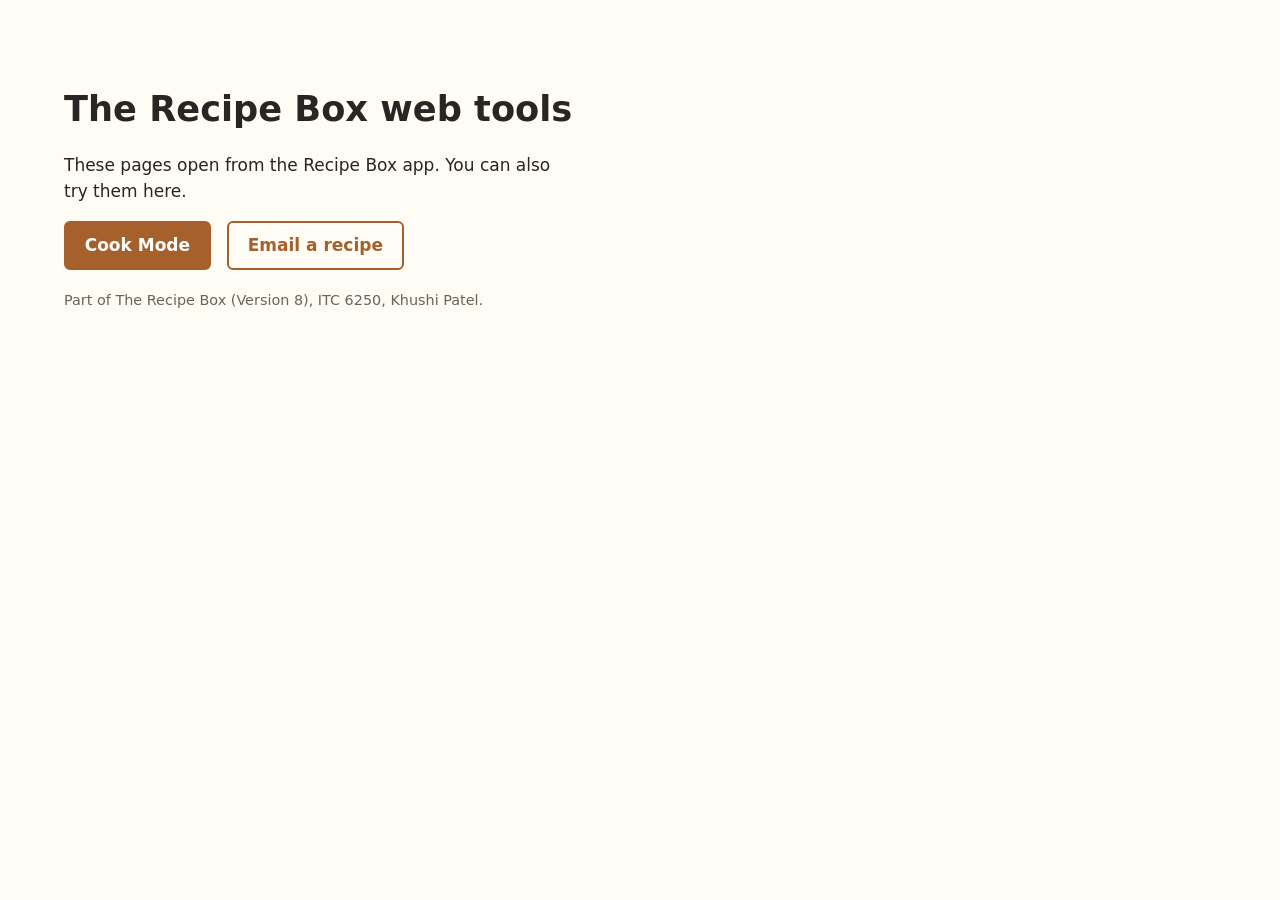
<file: index.html>
<!doctype html>
<html lang="en">
<head>
<meta charset="utf-8">
<meta name="viewport" content="width=device-width, initial-scale=1, viewport-fit=cover">
<meta http-equiv="Content-Security-Policy" content="default-src 'self'; style-src 'self' https://fonts.googleapis.com; font-src https://fonts.gstatic.com; img-src 'self' data:; base-uri 'none'">
<title>The Recipe Box – web tools</title>
<link rel="stylesheet" href="https://fonts.googleapis.com/css2?family=Atkinson+Hyperlegible:wght@400;700&display=swap">
<link rel="stylesheet" href="rb-web.css">
</head>
<body>
<main class="empty">
  <h1>The Recipe Box web tools</h1>
  <p>These pages open from the Recipe Box app. You can also try them here.</p>
  <p><a class="btn btn-primary" href="cook-mode.html">Cook Mode</a> &nbsp; <a class="btn" href="email-composer.html">Email a recipe</a></p>
  <p class="source">Part of The Recipe Box (Version 8), ITC 6250, Khushi Patel.</p>
</main>
</body>
</html>
</file>
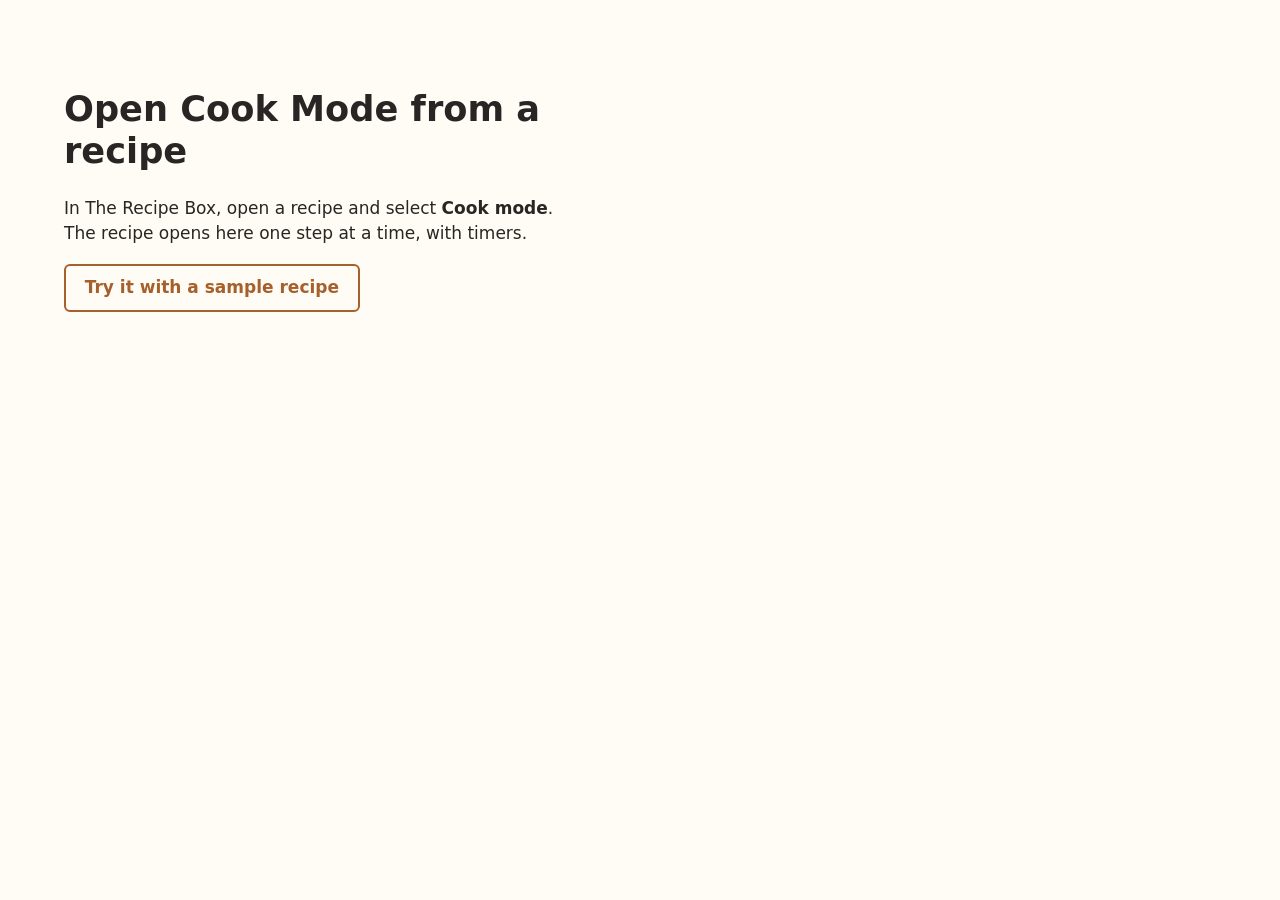
<file: cook-mode.html>
<!doctype html>
<html lang="en">
<head>
<meta charset="utf-8">
<meta name="viewport" content="width=device-width, initial-scale=1, viewport-fit=cover">
<meta name="referrer" content="no-referrer">
<meta http-equiv="Content-Security-Policy" content="default-src 'self'; script-src 'self'; style-src 'self' https://fonts.googleapis.com; font-src https://fonts.gstatic.com; img-src 'self' data:; connect-src 'none'; base-uri 'none'; form-action 'none'">
<title>Cook Mode – The Recipe Box</title>
<link rel="icon" href="data:image/svg+xml,%3Csvg xmlns='http://www.w3.org/2000/svg' viewBox='0 0 100 100'%3E%3Ctext y='.9em' font-size='90'%3E%F0%9F%8D%B3%3C/text%3E%3C/svg%3E">
<link rel="preconnect" href="https://fonts.googleapis.com">
<link rel="preconnect" href="https://fonts.gstatic.com" crossorigin>
<link rel="stylesheet" href="https://fonts.googleapis.com/css2?family=Atkinson+Hyperlegible:wght@400;700&display=swap">
<link rel="stylesheet" href="rb-web.css">
</head>
<body>

<!-- Shown when the page is opened without a recipe (or with a broken link) -->
<main id="empty" class="empty" hidden>
  <h1>Open Cook Mode from a recipe</h1>
  <p id="emptyMsg">In The Recipe Box, open a recipe and select <strong>Cook mode</strong>. The recipe opens here one step at a time, with timers.</p>
  <p><a class="btn" id="sampleLink" href="#">Try it with a sample recipe</a></p>
</main>

<div id="cook" class="cook" hidden>
  <header class="cook-head">
    <h1 class="cook-title" id="title"></h1>
    <div class="servings" role="group" aria-label="Servings">
      <button class="round" id="less" type="button" aria-label="Fewer servings">−</button>
      <output id="servings" aria-live="polite"></output>
      <span id="unit"></span>
      <button class="round" id="more" type="button" aria-label="More servings">+</button>
    </div>
    <label class="wake" id="wakeWrap" hidden>
      <input type="checkbox" id="wake"> Keep screen on
    </label>
  </header>

  <div class="cook-body">
    <details class="ingredients" id="ingPanel" open>
      <summary id="ingSummary">Ingredients</summary>
      <ul id="ingList"></ul>
      <p class="source" id="source" hidden>Recipe from <a id="sourceLink" rel="noopener noreferrer" target="_blank">its original source</a>.</p>
    </details>

    <main class="stage">
      <section id="stepView">
        <p class="progress-text" id="progressText" aria-live="polite"></p>
        <div class="progress" aria-hidden="true"><span id="progressBar"></span></div>
        <p class="step" id="stepText" tabindex="-1"></p>
        <p class="step-hint" id="stepHint" hidden>Select the time to start a timer.</p>
        <div class="nav">
          <button class="btn btn-quiet" id="prev" type="button">Previous step</button>
          <button class="btn btn-primary" id="next" type="button">Next step</button>
        </div>
        <p class="keys">Keyboard: ← and → move between steps.</p>
      </section>

      <section id="doneView" class="finished" hidden>
        <h2 id="doneTitle" tabindex="-1">All steps done.</h2>
        <p>Timers keep running until you dismiss them. Close this tab to go back to the app.</p>
        <div class="nav">
          <button class="btn btn-quiet" id="back" type="button">Back to the last step</button>
          <button class="btn" id="restart" type="button">Start over</button>
        </div>
      </section>
    </main>
  </div>

  <div class="tray" id="tray" aria-label="Timers"></div>
</div>

<div class="sr-only" id="announce" aria-live="assertive"></div>

<script src="rb-common.js"></script>
<script src="cook-mode.js"></script>
</body>
</html>
</file>
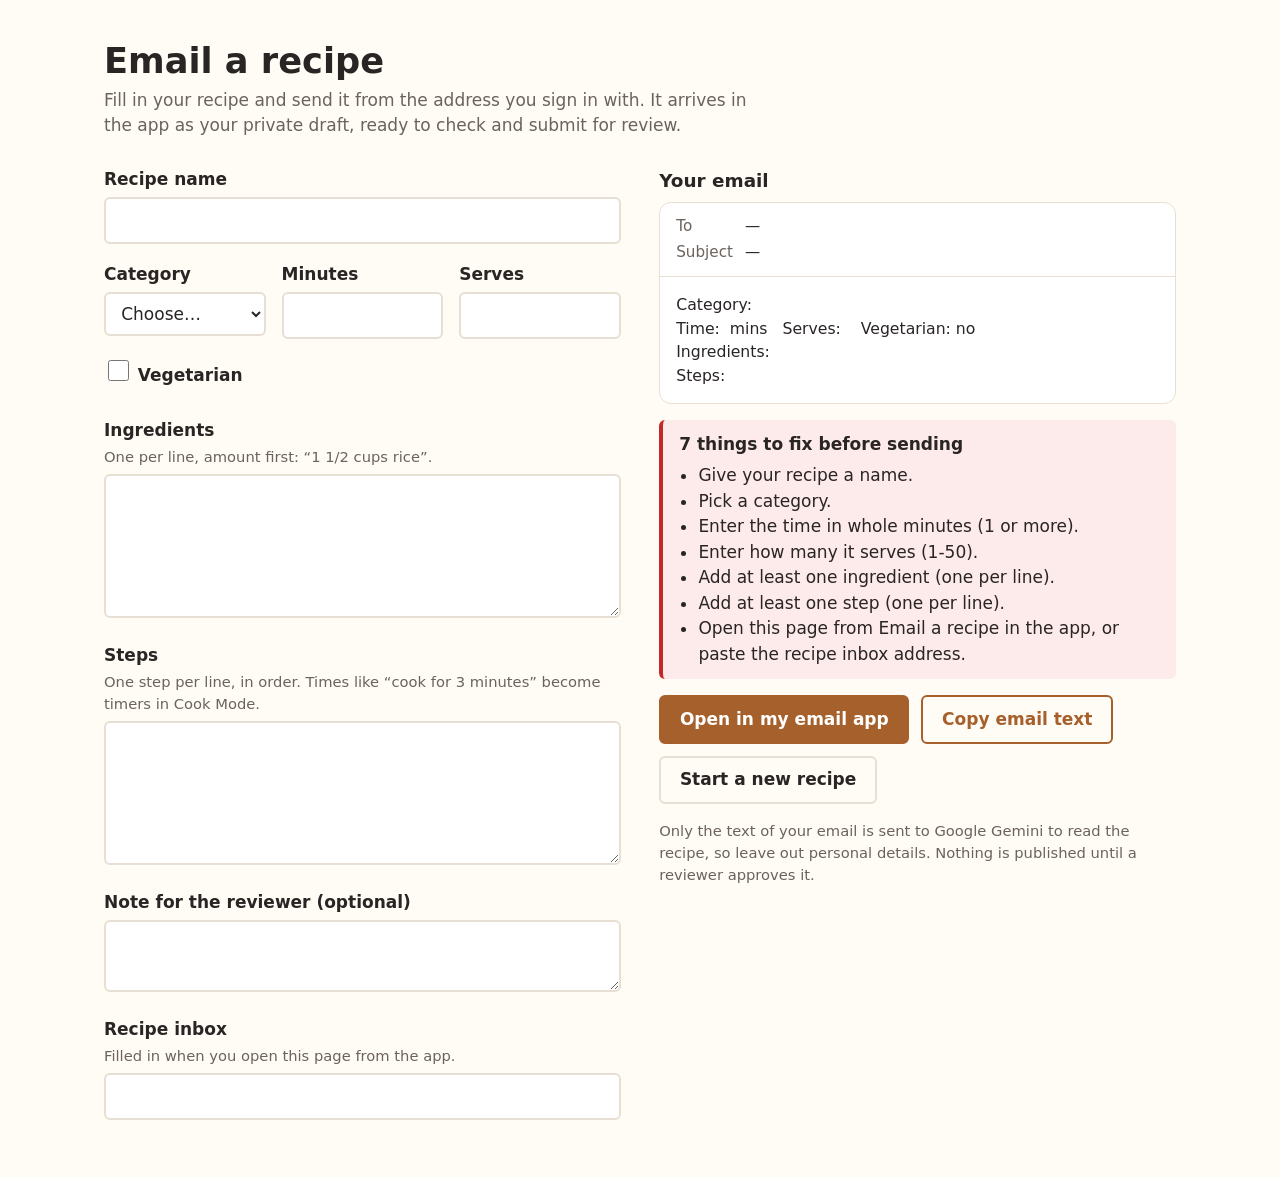
<file: email-composer.html>
<!doctype html>
<html lang="en">
<head>
<meta charset="utf-8">
<meta name="viewport" content="width=device-width, initial-scale=1, viewport-fit=cover">
<meta name="referrer" content="no-referrer">
<meta http-equiv="Content-Security-Policy" content="default-src 'self'; script-src 'self'; style-src 'self' https://fonts.googleapis.com; font-src https://fonts.gstatic.com; img-src 'self' data:; connect-src 'none'; base-uri 'none'; form-action 'none'">
<title>Email a recipe – The Recipe Box</title>
<link rel="icon" href="data:image/svg+xml,%3Csvg xmlns='http://www.w3.org/2000/svg' viewBox='0 0 100 100'%3E%3Ctext y='.9em' font-size='90'%3E%E2%9C%89%EF%B8%8F%3C/text%3E%3C/svg%3E">
<link rel="preconnect" href="https://fonts.googleapis.com">
<link rel="preconnect" href="https://fonts.gstatic.com" crossorigin>
<link rel="stylesheet" href="https://fonts.googleapis.com/css2?family=Atkinson+Hyperlegible:wght@400;700&display=swap">
<link rel="stylesheet" href="rb-web.css">
</head>
<body>
<div class="composer">
  <header>
    <h1>Email a recipe</h1>
    <p>Fill in your recipe and send it from the address you sign in with. It arrives in the app as your private draft, ready to check and submit for review.</p>
  </header>

  <div class="compose-grid">
    <form id="form" novalidate>
      <div class="field">
        <label for="title">Recipe name</label>
        <input type="text" id="title" maxlength="140" autocomplete="off" aria-describedby="title-err">
        <p class="err" id="title-err"></p>
      </div>

      <div class="row">
        <div class="field">
          <label for="category">Category</label>
          <select id="category" aria-describedby="category-err">
            <option value="">Choose…</option>
            <option value="breakfast">Breakfast</option>
            <option value="dinner">Dinner</option>
            <option value="dessert">Dessert</option>
          </select>
          <p class="err" id="category-err"></p>
        </div>
        <div class="field">
          <label for="minutes">Minutes</label>
          <input type="number" id="minutes" inputmode="numeric" min="1" max="1440" step="1" aria-describedby="minutes-err">
          <p class="err" id="minutes-err"></p>
        </div>
        <div class="field">
          <label for="servings">Serves</label>
          <input type="number" id="servings" inputmode="numeric" min="1" max="50" step="1" aria-describedby="servings-err">
          <p class="err" id="servings-err"></p>
        </div>
      </div>

      <div class="field">
        <label class="check"><input type="checkbox" id="isVeg"> Vegetarian</label>
      </div>

      <div class="field">
        <label for="ingredients">Ingredients</label>
        <span class="help" id="ingredients-help">One per line, amount first: “1 1/2 cups rice”.</span>
        <textarea id="ingredients" aria-describedby="ingredients-help ingredients-err"></textarea>
        <p class="err" id="ingredients-err"></p>
      </div>

      <div class="field">
        <label for="steps">Steps</label>
        <span class="help" id="steps-help">One step per line, in order. Times like “cook for 3 minutes” become timers in Cook Mode.</span>
        <textarea id="steps" aria-describedby="steps-help steps-err"></textarea>
        <p class="err" id="steps-err"></p>
      </div>

      <div class="field">
        <label for="note">Note for the reviewer (optional)</label>
        <textarea id="note" rows="2" maxlength="500"></textarea>
      </div>

      <div class="field">
        <label for="to">Recipe inbox</label>
        <span class="help" id="to-help">Filled in when you open this page from the app.</span>
        <input type="text" id="to" autocomplete="off" spellcheck="false" aria-describedby="to-help to-err">
        <p class="err" id="to-err"></p>
      </div>
    </form>

    <aside class="preview" aria-labelledby="preview-h">
      <h2 id="preview-h">Your email</h2>
      <div class="letter">
        <dl>
          <dt>To</dt><dd id="pvTo"></dd>
          <dt>Subject</dt><dd id="pvSubject"></dd>
        </dl>
        <pre id="pvBody"></pre>
      </div>

      <div class="status" id="status" aria-live="polite"></div>

      <div class="actions">
        <a class="btn btn-primary" id="send" href="#" role="button">Open in my email app</a>
        <button class="btn" id="copy" type="button">Copy email text</button>
        <button class="btn btn-quiet" id="clear" type="button">Start a new recipe</button>
      </div>
      <p class="privacy">Only the text of your email is sent to Google Gemini to read the recipe, so leave out personal details. Nothing is published until a reviewer approves it.</p>
    </aside>
  </div>
</div>
<div class="toast" id="toast" role="status" hidden></div>

<script src="rb-common.js"></script>
<script src="email-composer.js"></script>
</body>
</html>
</file>
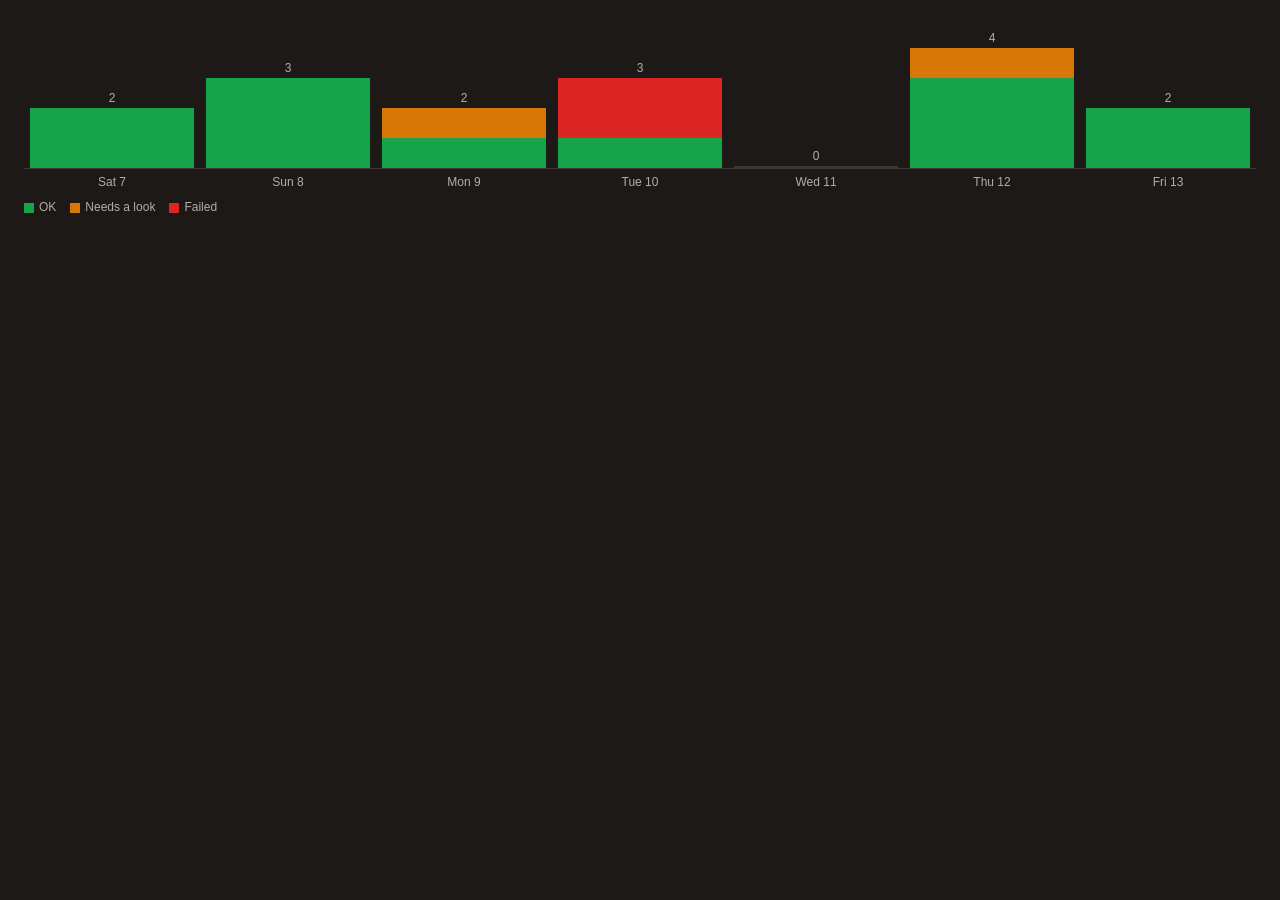
<file: integration-chart-dark.html>
<!doctype html><html lang='en'><head><meta charset='utf-8'><meta name='viewport' content='width=device-width, initial-scale=1'><title>Integration chart prototype (dark)</title></head><body style='margin:0;padding:24px;background:#1c1917'><!-- Generated by build_prototypes.py: the same string the Power Apps HTML text control receives. -->
<div style='font-family:Segoe UI,Arial,sans-serif;color:#f5f5f4'><table role='presentation' style='width:100%;border-collapse:collapse;table-layout:fixed'><tr><td style='vertical-align:bottom;text-align:center;height:144px;padding:0 6px;border-bottom:1px solid #3d3733'><div style='font-size:12px;color:#b5ada6;margin-bottom:3px'>2</div><div style='height:60px;background:#16a34a'></div></td><td style='vertical-align:bottom;text-align:center;height:144px;padding:0 6px;border-bottom:1px solid #3d3733'><div style='font-size:12px;color:#b5ada6;margin-bottom:3px'>3</div><div style='height:90px;background:#16a34a'></div></td><td style='vertical-align:bottom;text-align:center;height:144px;padding:0 6px;border-bottom:1px solid #3d3733'><div style='font-size:12px;color:#b5ada6;margin-bottom:3px'>2</div><div style='height:30px;background:#d97706'></div><div style='height:30px;background:#16a34a'></div></td><td style='vertical-align:bottom;text-align:center;height:144px;padding:0 6px;border-bottom:1px solid #3d3733'><div style='font-size:12px;color:#b5ada6;margin-bottom:3px'>3</div><div style='height:60px;background:#dc2626'></div><div style='height:30px;background:#16a34a'></div></td><td style='vertical-align:bottom;text-align:center;height:144px;padding:0 6px;border-bottom:1px solid #3d3733'><div style='font-size:12px;color:#b5ada6;margin-bottom:3px'>0</div><div style='height:2px;background:#3d3733'></div></td><td style='vertical-align:bottom;text-align:center;height:144px;padding:0 6px;border-bottom:1px solid #3d3733'><div style='font-size:12px;color:#b5ada6;margin-bottom:3px'>4</div><div style='height:30px;background:#d97706'></div><div style='height:90px;background:#16a34a'></div></td><td style='vertical-align:bottom;text-align:center;height:144px;padding:0 6px;border-bottom:1px solid #3d3733'><div style='font-size:12px;color:#b5ada6;margin-bottom:3px'>2</div><div style='height:60px;background:#16a34a'></div></td></tr><tr><td style='text-align:center;font-size:12px;color:#b5ada6;padding-top:6px'>Sat 7</td><td style='text-align:center;font-size:12px;color:#b5ada6;padding-top:6px'>Sun 8</td><td style='text-align:center;font-size:12px;color:#b5ada6;padding-top:6px'>Mon 9</td><td style='text-align:center;font-size:12px;color:#b5ada6;padding-top:6px'>Tue 10</td><td style='text-align:center;font-size:12px;color:#b5ada6;padding-top:6px'>Wed 11</td><td style='text-align:center;font-size:12px;color:#b5ada6;padding-top:6px'>Thu 12</td><td style='text-align:center;font-size:12px;color:#b5ada6;padding-top:6px'>Fri 13</td></tr></table><div style='font-size:12px;color:#b5ada6;margin-top:10px'><span style='display:inline-block;width:10px;height:10px;background:#16a34a;margin:0 5px 0 0;vertical-align:middle'></span>OK<span style='display:inline-block;width:10px;height:10px;background:#d97706;margin:0 5px 0 14px;vertical-align:middle'></span>Needs a look<span style='display:inline-block;width:10px;height:10px;background:#dc2626;margin:0 5px 0 14px;vertical-align:middle'></span>Failed</div></div></body></html>
</file>
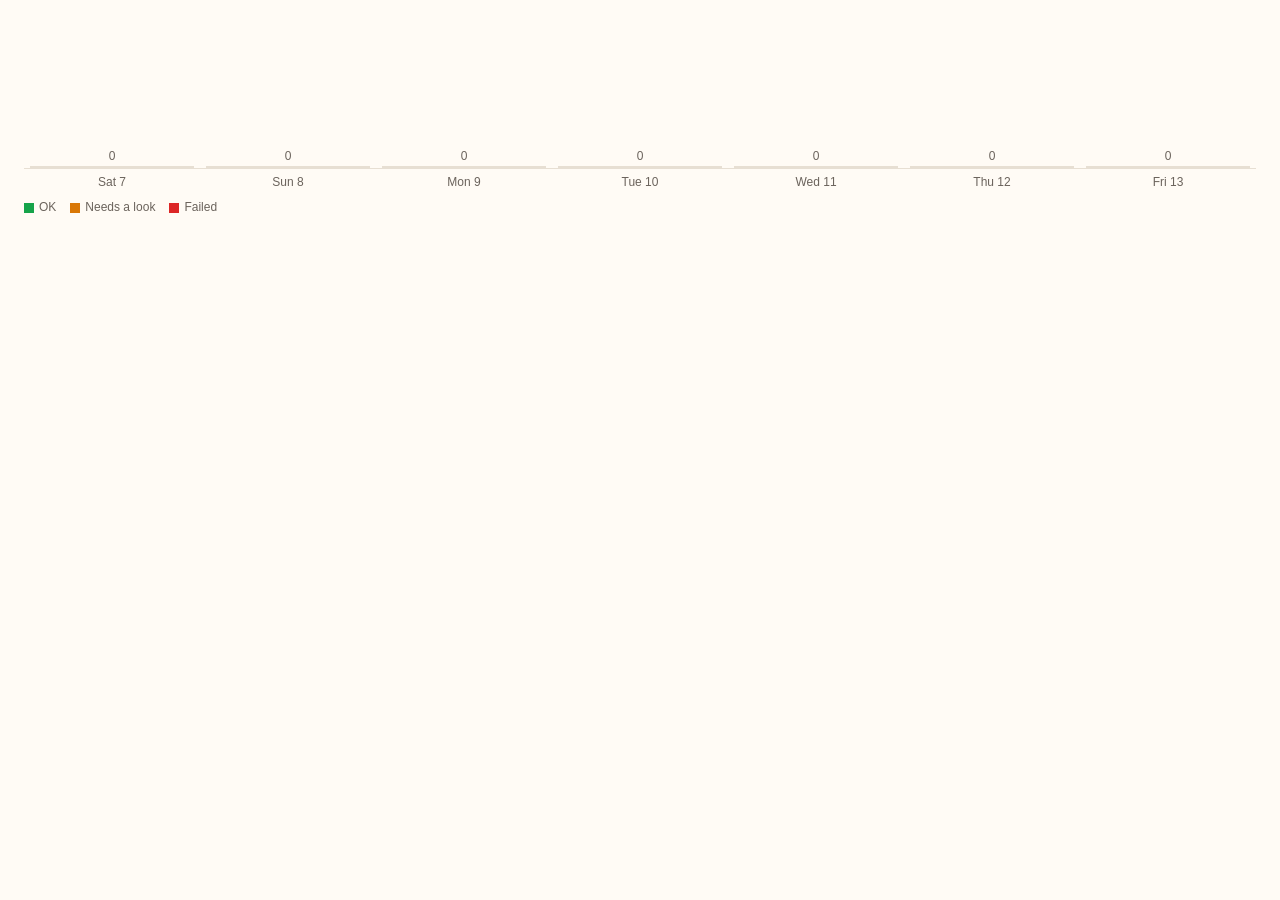
<file: integration-chart-empty.html>
<!doctype html><html lang='en'><head><meta charset='utf-8'><meta name='viewport' content='width=device-width, initial-scale=1'><title>Integration chart, no runs</title></head><body style='margin:0;padding:24px;background:#fffbf5'><!-- Generated by build_prototypes.py: the same string the Power Apps HTML text control receives. -->
<div style='font-family:Segoe UI,Arial,sans-serif;color:#292524'><table role='presentation' style='width:100%;border-collapse:collapse;table-layout:fixed'><tr><td style='vertical-align:bottom;text-align:center;height:144px;padding:0 6px;border-bottom:1px solid #e7dfd3'><div style='font-size:12px;color:#6b635c;margin-bottom:3px'>0</div><div style='height:2px;background:#e7dfd3'></div></td><td style='vertical-align:bottom;text-align:center;height:144px;padding:0 6px;border-bottom:1px solid #e7dfd3'><div style='font-size:12px;color:#6b635c;margin-bottom:3px'>0</div><div style='height:2px;background:#e7dfd3'></div></td><td style='vertical-align:bottom;text-align:center;height:144px;padding:0 6px;border-bottom:1px solid #e7dfd3'><div style='font-size:12px;color:#6b635c;margin-bottom:3px'>0</div><div style='height:2px;background:#e7dfd3'></div></td><td style='vertical-align:bottom;text-align:center;height:144px;padding:0 6px;border-bottom:1px solid #e7dfd3'><div style='font-size:12px;color:#6b635c;margin-bottom:3px'>0</div><div style='height:2px;background:#e7dfd3'></div></td><td style='vertical-align:bottom;text-align:center;height:144px;padding:0 6px;border-bottom:1px solid #e7dfd3'><div style='font-size:12px;color:#6b635c;margin-bottom:3px'>0</div><div style='height:2px;background:#e7dfd3'></div></td><td style='vertical-align:bottom;text-align:center;height:144px;padding:0 6px;border-bottom:1px solid #e7dfd3'><div style='font-size:12px;color:#6b635c;margin-bottom:3px'>0</div><div style='height:2px;background:#e7dfd3'></div></td><td style='vertical-align:bottom;text-align:center;height:144px;padding:0 6px;border-bottom:1px solid #e7dfd3'><div style='font-size:12px;color:#6b635c;margin-bottom:3px'>0</div><div style='height:2px;background:#e7dfd3'></div></td></tr><tr><td style='text-align:center;font-size:12px;color:#6b635c;padding-top:6px'>Sat 7</td><td style='text-align:center;font-size:12px;color:#6b635c;padding-top:6px'>Sun 8</td><td style='text-align:center;font-size:12px;color:#6b635c;padding-top:6px'>Mon 9</td><td style='text-align:center;font-size:12px;color:#6b635c;padding-top:6px'>Tue 10</td><td style='text-align:center;font-size:12px;color:#6b635c;padding-top:6px'>Wed 11</td><td style='text-align:center;font-size:12px;color:#6b635c;padding-top:6px'>Thu 12</td><td style='text-align:center;font-size:12px;color:#6b635c;padding-top:6px'>Fri 13</td></tr></table><div style='font-size:12px;color:#6b635c;margin-top:10px'><span style='display:inline-block;width:10px;height:10px;background:#16a34a;margin:0 5px 0 0;vertical-align:middle'></span>OK<span style='display:inline-block;width:10px;height:10px;background:#d97706;margin:0 5px 0 14px;vertical-align:middle'></span>Needs a look<span style='display:inline-block;width:10px;height:10px;background:#dc2626;margin:0 5px 0 14px;vertical-align:middle'></span>Failed</div></div></body></html>
</file>
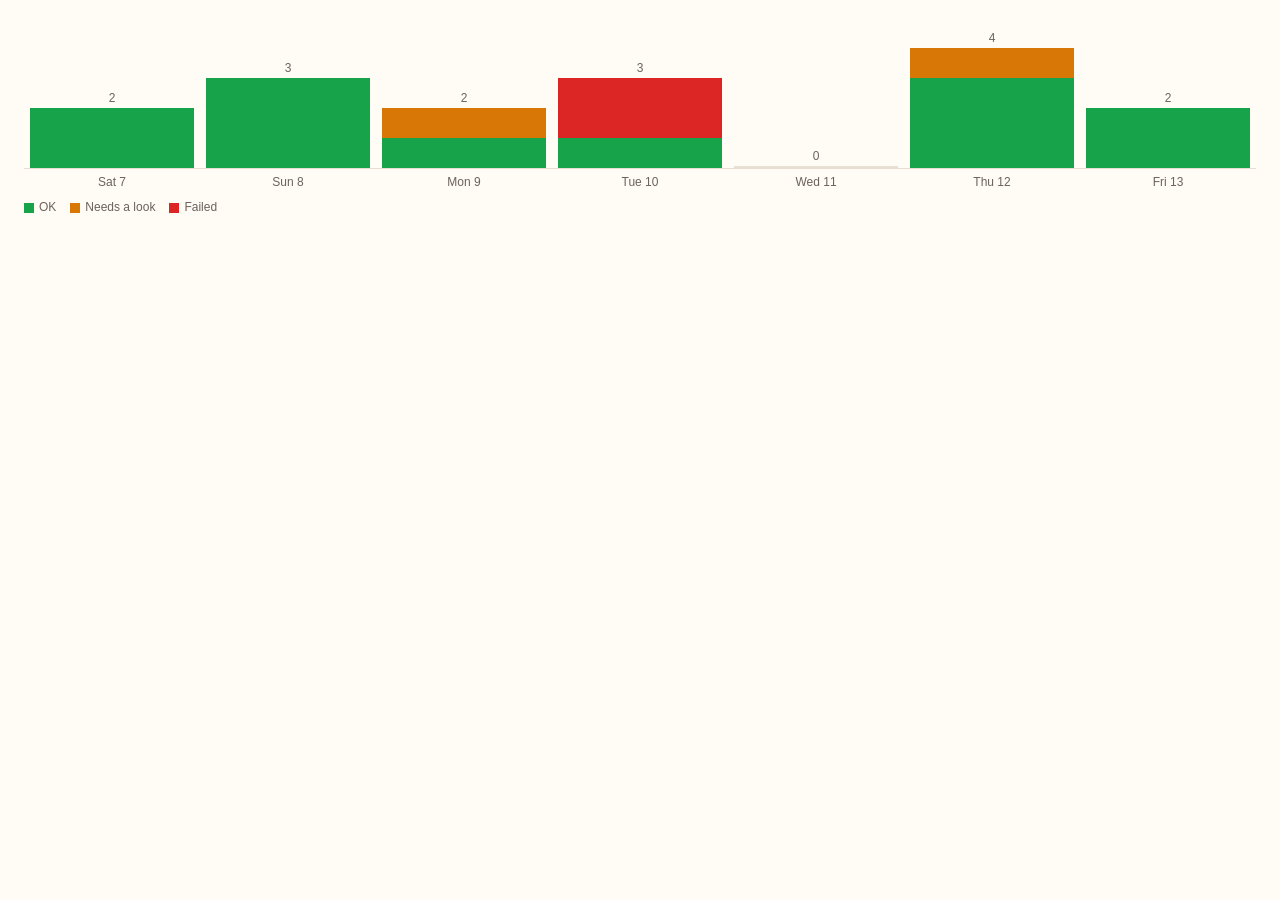
<file: integration-chart.html>
<!doctype html><html lang='en'><head><meta charset='utf-8'><meta name='viewport' content='width=device-width, initial-scale=1'><title>Integration chart prototype</title></head><body style='margin:0;padding:24px;background:#fffbf5'><!-- Generated by build_prototypes.py: the same string the Power Apps HTML text control receives. -->
<div style='font-family:Segoe UI,Arial,sans-serif;color:#292524'><table role='presentation' style='width:100%;border-collapse:collapse;table-layout:fixed'><tr><td style='vertical-align:bottom;text-align:center;height:144px;padding:0 6px;border-bottom:1px solid #e7dfd3'><div style='font-size:12px;color:#6b635c;margin-bottom:3px'>2</div><div style='height:60px;background:#16a34a'></div></td><td style='vertical-align:bottom;text-align:center;height:144px;padding:0 6px;border-bottom:1px solid #e7dfd3'><div style='font-size:12px;color:#6b635c;margin-bottom:3px'>3</div><div style='height:90px;background:#16a34a'></div></td><td style='vertical-align:bottom;text-align:center;height:144px;padding:0 6px;border-bottom:1px solid #e7dfd3'><div style='font-size:12px;color:#6b635c;margin-bottom:3px'>2</div><div style='height:30px;background:#d97706'></div><div style='height:30px;background:#16a34a'></div></td><td style='vertical-align:bottom;text-align:center;height:144px;padding:0 6px;border-bottom:1px solid #e7dfd3'><div style='font-size:12px;color:#6b635c;margin-bottom:3px'>3</div><div style='height:60px;background:#dc2626'></div><div style='height:30px;background:#16a34a'></div></td><td style='vertical-align:bottom;text-align:center;height:144px;padding:0 6px;border-bottom:1px solid #e7dfd3'><div style='font-size:12px;color:#6b635c;margin-bottom:3px'>0</div><div style='height:2px;background:#e7dfd3'></div></td><td style='vertical-align:bottom;text-align:center;height:144px;padding:0 6px;border-bottom:1px solid #e7dfd3'><div style='font-size:12px;color:#6b635c;margin-bottom:3px'>4</div><div style='height:30px;background:#d97706'></div><div style='height:90px;background:#16a34a'></div></td><td style='vertical-align:bottom;text-align:center;height:144px;padding:0 6px;border-bottom:1px solid #e7dfd3'><div style='font-size:12px;color:#6b635c;margin-bottom:3px'>2</div><div style='height:60px;background:#16a34a'></div></td></tr><tr><td style='text-align:center;font-size:12px;color:#6b635c;padding-top:6px'>Sat 7</td><td style='text-align:center;font-size:12px;color:#6b635c;padding-top:6px'>Sun 8</td><td style='text-align:center;font-size:12px;color:#6b635c;padding-top:6px'>Mon 9</td><td style='text-align:center;font-size:12px;color:#6b635c;padding-top:6px'>Tue 10</td><td style='text-align:center;font-size:12px;color:#6b635c;padding-top:6px'>Wed 11</td><td style='text-align:center;font-size:12px;color:#6b635c;padding-top:6px'>Thu 12</td><td style='text-align:center;font-size:12px;color:#6b635c;padding-top:6px'>Fri 13</td></tr></table><div style='font-size:12px;color:#6b635c;margin-top:10px'><span style='display:inline-block;width:10px;height:10px;background:#16a34a;margin:0 5px 0 0;vertical-align:middle'></span>OK<span style='display:inline-block;width:10px;height:10px;background:#d97706;margin:0 5px 0 14px;vertical-align:middle'></span>Needs a look<span style='display:inline-block;width:10px;height:10px;background:#dc2626;margin:0 5px 0 14px;vertical-align:middle'></span>Failed</div></div></body></html>
</file>
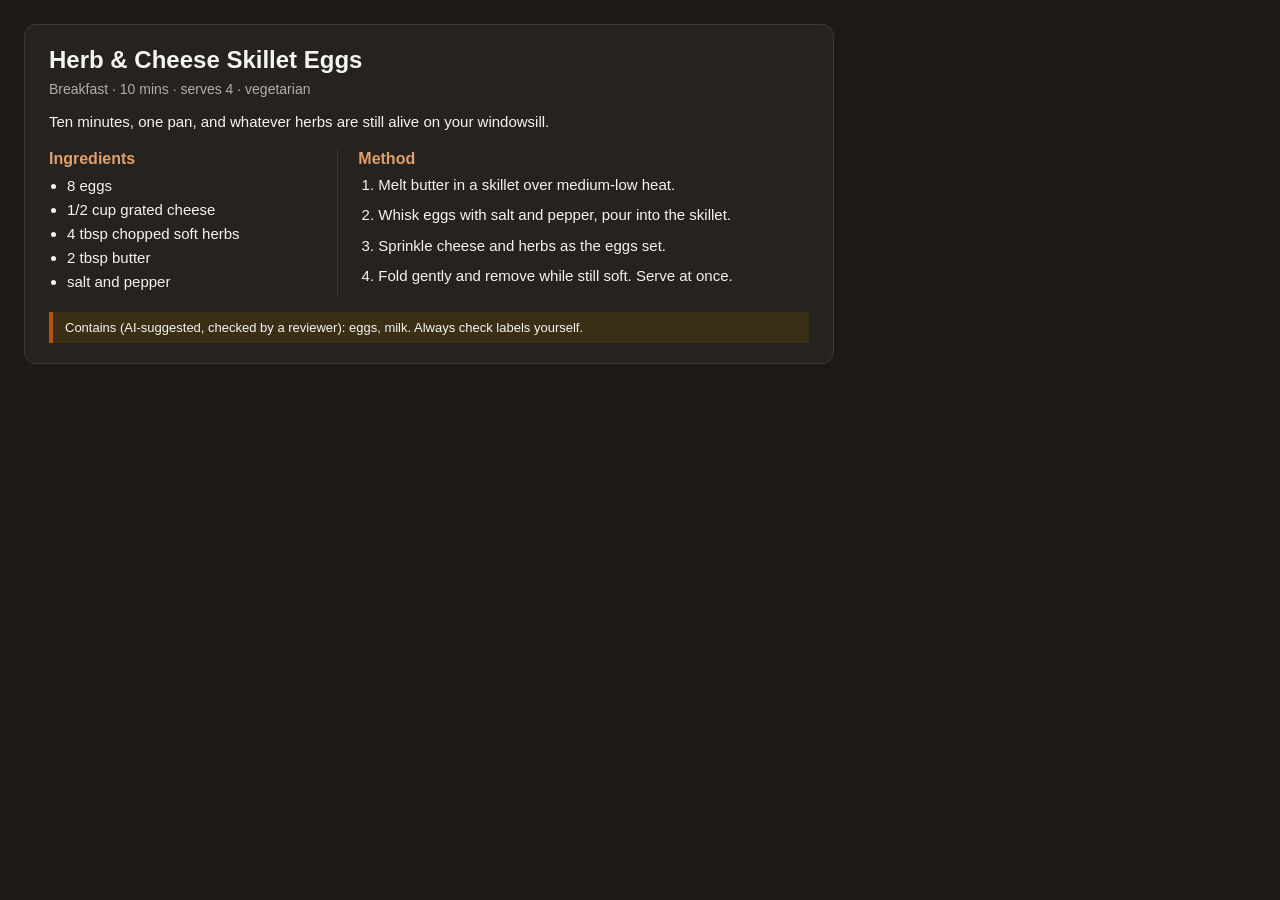
<file: recipe-card-dark.html>
<!doctype html><html lang='en'><head><meta charset='utf-8'><meta name='viewport' content='width=device-width, initial-scale=1'><title>Recipe card prototype (dark)</title></head><body style='margin:0;padding:24px;background:#1c1917'><!-- Generated by build_prototypes.py: the same string the Power Apps HTML text control receives. -->
<div style='font-family:Segoe UI,Arial,sans-serif;color:#f5f5f4;background:#262220;border:1px solid #3d3733;border-radius:12px;padding:20px 24px;max-width:760px'><div style='font-size:24px;font-weight:700;line-height:1.25'>Herb &amp; Cheese Skillet Eggs</div><div style='color:#b5ada6;font-size:14px;margin:6px 0 14px'>Breakfast &middot; 10 mins &middot; serves 4 &middot; vegetarian</div><p style='margin:0 0 16px;font-size:15px;line-height:1.5'>Ten minutes, one pan, and whatever herbs are still alive on your windowsill.</p><table role='presentation' style='width:100%;border-collapse:collapse'><tr><td style='vertical-align:top;width:38%;padding:0 20px 0 0'><div style='font-weight:700;color:#e0a06a;margin-bottom:6px'>Ingredients</div><ul style='margin:0;padding-left:18px;font-size:15px;line-height:1.6'><li>8 eggs</li><li>1/2 cup grated cheese</li><li>4 tbsp chopped soft herbs</li><li>2 tbsp butter</li><li>salt and pepper</li></ul></td><td style='vertical-align:top;border-left:1px solid #3d3733;padding:0 0 0 20px'><div style='font-weight:700;color:#e0a06a;margin-bottom:6px'>Method</div><ol style='margin:0;padding-left:20px;font-size:15px;line-height:1.5'><li style='margin-bottom:8px'>Melt butter in a skillet over medium-low heat.</li><li style='margin-bottom:8px'>Whisk eggs with salt and pepper, pour into the skillet.</li><li style='margin-bottom:8px'>Sprinkle cheese and herbs as the eggs set.</li><li style='margin-bottom:8px'>Fold gently and remove while still soft. Serve at once.</li></ol></td></tr></table><div style='margin-top:16px;padding:8px 12px;border-left:4px solid #b45309;background:#3a2e14;font-size:13px'>Contains (AI-suggested, checked by a reviewer): eggs, milk. Always check labels yourself.</div></div></body></html>
</file>
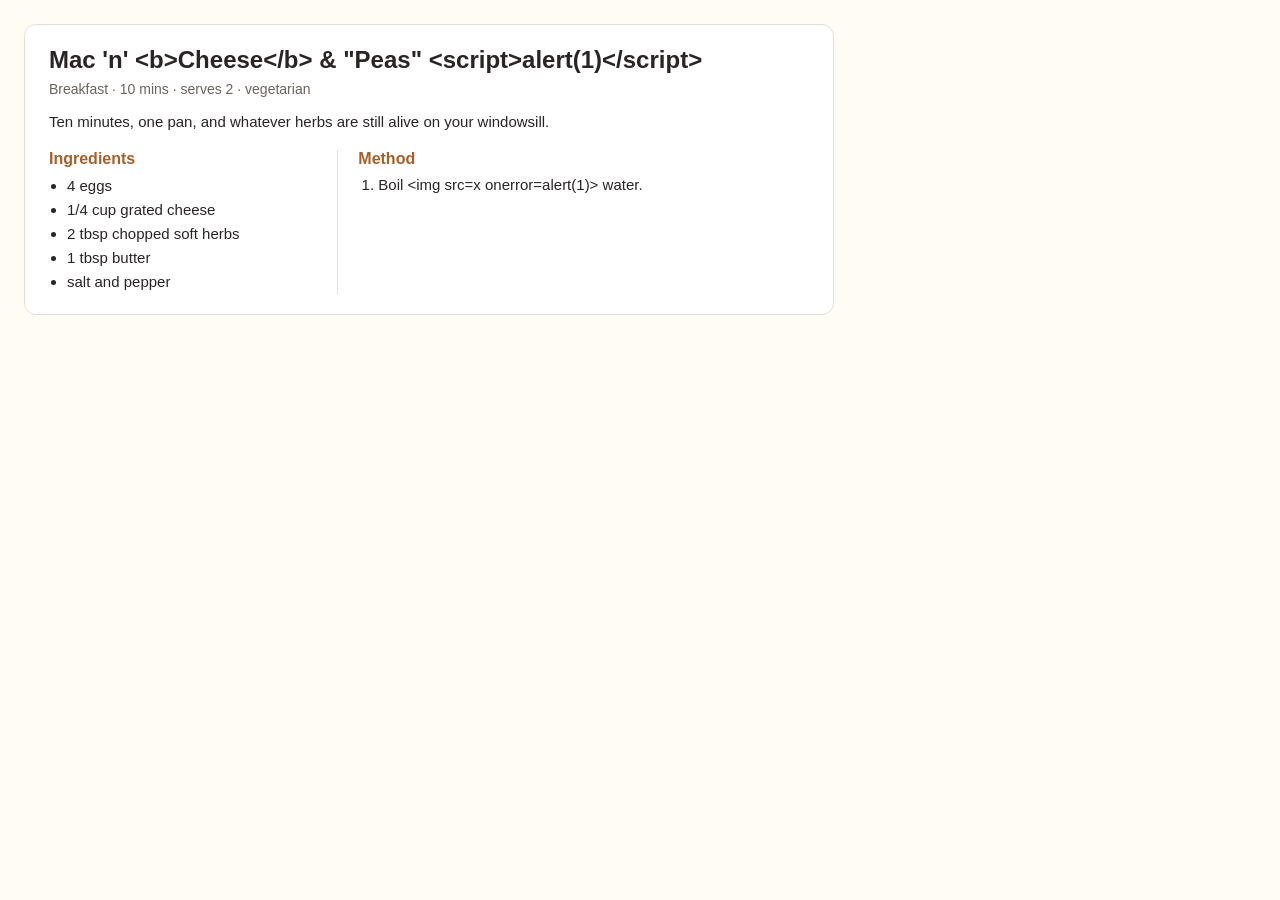
<file: recipe-card-hostile.html>
<!doctype html><html lang='en'><head><meta charset='utf-8'><meta name='viewport' content='width=device-width, initial-scale=1'><title>Recipe card escaping test</title></head><body style='margin:0;padding:24px;background:#fffbf5'><!-- Generated by build_prototypes.py: the same string the Power Apps HTML text control receives. -->
<div style='font-family:Segoe UI,Arial,sans-serif;color:#292524;background:#ffffff;border:1px solid #e7dfd3;border-radius:12px;padding:20px 24px;max-width:760px'><div style='font-size:24px;font-weight:700;line-height:1.25'>Mac &#39;n&#39; &lt;b&gt;Cheese&lt;/b&gt; &amp; &quot;Peas&quot; &lt;script&gt;alert(1)&lt;/script&gt;</div><div style='color:#6b635c;font-size:14px;margin:6px 0 14px'>Breakfast &middot; 10 mins &middot; serves 2 &middot; vegetarian</div><p style='margin:0 0 16px;font-size:15px;line-height:1.5'>Ten minutes, one pan, and whatever herbs are still alive on your windowsill.</p><table role='presentation' style='width:100%;border-collapse:collapse'><tr><td style='vertical-align:top;width:38%;padding:0 20px 0 0'><div style='font-weight:700;color:#a6602b;margin-bottom:6px'>Ingredients</div><ul style='margin:0;padding-left:18px;font-size:15px;line-height:1.6'><li>4 eggs</li><li>1/4 cup grated cheese</li><li>2 tbsp chopped soft herbs</li><li>1 tbsp butter</li><li>salt and pepper</li></ul></td><td style='vertical-align:top;border-left:1px solid #e7dfd3;padding:0 0 0 20px'><div style='font-weight:700;color:#a6602b;margin-bottom:6px'>Method</div><ol style='margin:0;padding-left:20px;font-size:15px;line-height:1.5'><li style='margin-bottom:8px'>Boil &lt;img src=x onerror=alert(1)&gt; water.</li></ol></td></tr></table></div></body></html>
</file>
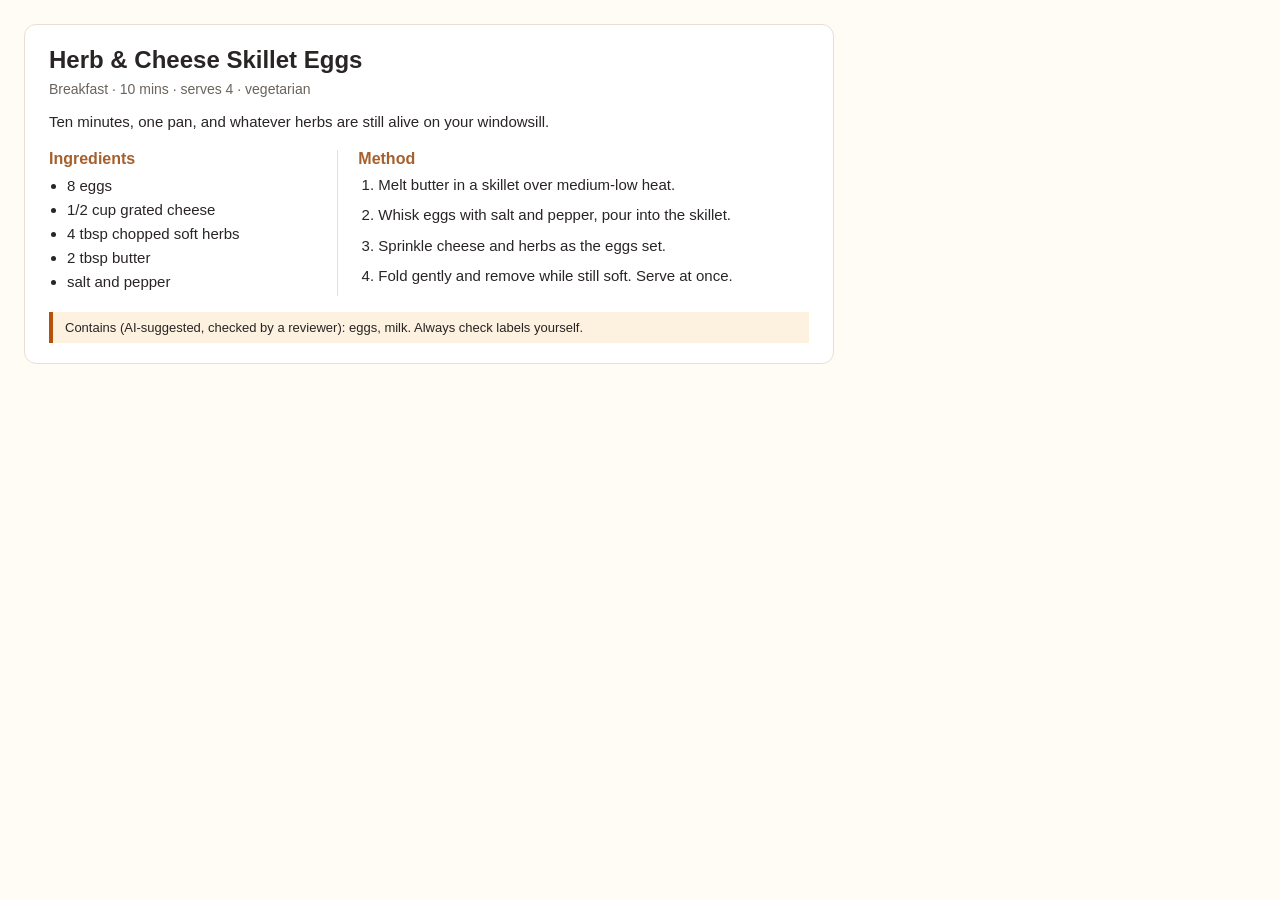
<file: recipe-card.html>
<!doctype html><html lang='en'><head><meta charset='utf-8'><meta name='viewport' content='width=device-width, initial-scale=1'><title>Recipe card prototype</title></head><body style='margin:0;padding:24px;background:#fffbf5'><!-- Generated by build_prototypes.py: the same string the Power Apps HTML text control receives. -->
<div style='font-family:Segoe UI,Arial,sans-serif;color:#292524;background:#ffffff;border:1px solid #e7dfd3;border-radius:12px;padding:20px 24px;max-width:760px'><div style='font-size:24px;font-weight:700;line-height:1.25'>Herb &amp; Cheese Skillet Eggs</div><div style='color:#6b635c;font-size:14px;margin:6px 0 14px'>Breakfast &middot; 10 mins &middot; serves 4 &middot; vegetarian</div><p style='margin:0 0 16px;font-size:15px;line-height:1.5'>Ten minutes, one pan, and whatever herbs are still alive on your windowsill.</p><table role='presentation' style='width:100%;border-collapse:collapse'><tr><td style='vertical-align:top;width:38%;padding:0 20px 0 0'><div style='font-weight:700;color:#a6602b;margin-bottom:6px'>Ingredients</div><ul style='margin:0;padding-left:18px;font-size:15px;line-height:1.6'><li>8 eggs</li><li>1/2 cup grated cheese</li><li>4 tbsp chopped soft herbs</li><li>2 tbsp butter</li><li>salt and pepper</li></ul></td><td style='vertical-align:top;border-left:1px solid #e7dfd3;padding:0 0 0 20px'><div style='font-weight:700;color:#a6602b;margin-bottom:6px'>Method</div><ol style='margin:0;padding-left:20px;font-size:15px;line-height:1.5'><li style='margin-bottom:8px'>Melt butter in a skillet over medium-low heat.</li><li style='margin-bottom:8px'>Whisk eggs with salt and pepper, pour into the skillet.</li><li style='margin-bottom:8px'>Sprinkle cheese and herbs as the eggs set.</li><li style='margin-bottom:8px'>Fold gently and remove while still soft. Serve at once.</li></ol></td></tr></table><div style='margin-top:16px;padding:8px 12px;border-left:4px solid #b45309;background:#fdf1e0;font-size:13px'>Contains (AI-suggested, checked by a reviewer): eggs, milk. Always check labels yourself.</div></div></body></html>
</file>
<file: rb-web.css>
/* The Recipe Box – Version 8 web pages (Cook Mode, Email a Recipe)
   Colours are the app's own: screen fill RGBA(255,251,245) / dark RGBA(28,25,23),
   text RGBA(41,37,36) / RGBA(245,245,244), V5 caramel #a6602b, V6 status colours. */

:root {
  --paper: #fffbf5;
  --surface: #ffffff;
  --ink: #292524;
  --muted: #6b635c;
  --line: #e7dfd3;
  --accent: #a6602b;
  --accent-ink: #ffffff;
  --accent-soft: #f6e9dc;
  --ok: #15803d;
  --warn: #b45309;
  --warn-soft: #fdf1e0;
  --bad: #c62828;
  --bad-soft: #fdeaea;
  --focus: #1d4ed8;
  --radius-s: 6px;
  --radius-m: 12px;
  --font: "Atkinson Hyperlegible", "Segoe UI", system-ui, -apple-system, Roboto, Arial, sans-serif;
  color-scheme: light;
  box-sizing: border-box;
  padding-top: env(safe-area-inset-top, 0px);
  padding-bottom: env(safe-area-inset-bottom, 0px);
}
@media (prefers-color-scheme: dark) {
  :root:not([data-theme="light"]) {
    --paper: #1c1917; --surface: #262220; --ink: #f5f5f4; --muted: #b5ada6; --line: #3d3733;
    --accent: #e0a06a; --accent-ink: #1c1917; --accent-soft: #3a2a1d;
    --ok: #4ade80; --warn: #fbbf24; --warn-soft: #3a2e14; --bad: #f87171; --bad-soft: #3b1d1d;
    --focus: #93c5fd; color-scheme: dark;
  }
}
:root[data-theme="dark"] {
  --paper: #1c1917; --surface: #262220; --ink: #f5f5f4; --muted: #b5ada6; --line: #3d3733;
  --accent: #e0a06a; --accent-ink: #1c1917; --accent-soft: #3a2a1d;
  --ok: #4ade80; --warn: #fbbf24; --warn-soft: #3a2e14; --bad: #f87171; --bad-soft: #3b1d1d;
  --focus: #93c5fd; color-scheme: dark;
}

*, *::before, *::after { box-sizing: inherit; }
html { scroll-padding-top: env(safe-area-inset-top, 0px); }
body {
  margin: 0;
  background: var(--paper);
  color: var(--ink);
  font-family: var(--font);
  font-size: 1.0625rem;
  line-height: 1.5;
  -webkit-text-size-adjust: 100%;
}
button, input, select, textarea { font: inherit; color: inherit; }
:focus-visible { outline: 3px solid var(--focus); outline-offset: 2px; }
a { color: var(--accent); }
[hidden] { display: none !important; }
.sr-only { position: absolute; width: 1px; height: 1px; overflow: hidden; clip: rect(0 0 0 0); white-space: nowrap; }

.btn {
  display: inline-flex; align-items: center; justify-content: center; gap: .4em;
  min-height: 44px; padding: .55em 1.1em;
  border: 2px solid var(--accent); border-radius: var(--radius-s);
  background: transparent; color: var(--accent); font-weight: 700; cursor: pointer;
  text-decoration: none;
}
.btn-primary { background: var(--accent); color: var(--accent-ink); }
.btn, .round, .chip button, .timer-word { -webkit-tap-highlight-color: transparent; touch-action: manipulation; }
.btn:active:not(:disabled), .round:active:not(:disabled) { filter: brightness(.92); }
.btn:disabled { opacity: .45; cursor: not-allowed; }
.btn-quiet { border-color: var(--line); color: var(--ink); }

/* ================= Cook Mode ================= */

.cook { min-height: 100vh; display: grid; grid-template-rows: auto 1fr auto; }
.cook-head {
  display: flex; flex-wrap: wrap; align-items: center; gap: .75rem 1.5rem;
  padding: 1rem clamp(1rem, 4vw, 2.5rem); border-bottom: 1px solid var(--line);
}
.cook-title { margin: 0; font-size: clamp(1.25rem, 2.6vw, 1.75rem); line-height: 1.2; flex: 1 1 18rem; }
.servings { display: inline-flex; align-items: center; gap: .5rem; }
.servings output { min-width: 2ch; text-align: center; font-weight: 700; font-size: 1.25rem; }
.round {
  width: 44px; height: 44px; border-radius: 50%; border: 2px solid var(--line);
  background: var(--surface); font-size: 1.4rem; line-height: 1; cursor: pointer;
}
.wake { display: inline-flex; align-items: center; gap: .5rem; cursor: pointer; }
.wake input { width: 1.25rem; height: 1.25rem; accent-color: var(--accent); }

.cook-body {
  display: grid; grid-template-columns: minmax(15rem, 22rem) 1fr; gap: 0;
  align-items: stretch;
}
.ingredients { border-right: 1px solid var(--line); padding: 1.25rem clamp(1rem, 3vw, 2rem); }
.ingredients summary { font-weight: 700; font-size: 1.15rem; cursor: pointer; list-style: none; }
.ingredients summary::-webkit-details-marker { display: none; }
.ingredients summary::after { content: "▾"; display: inline-block; margin-left: .5rem; color: var(--accent); transition: transform .2s; }
.ingredients:not([open]) summary::after { transform: rotate(-90deg); }
.ingredients ul { list-style: none; margin: 1rem 0 0; padding: 0; }
.ingredients li label {
  display: flex; gap: .75rem; align-items: flex-start; padding: .5rem 0; cursor: pointer;
  border-bottom: 1px dashed var(--line);
}
.ingredients input { width: 1.3rem; height: 1.3rem; margin-top: .15rem; flex: none; accent-color: var(--accent); }
.ingredients input:checked + span { color: var(--muted); text-decoration: line-through; }
.source { margin-top: 1.25rem; font-size: .9rem; color: var(--muted); }

.stage { display: flex; flex-direction: column; padding: clamp(1.25rem, 4vw, 3rem) clamp(1rem, 5vw, 4rem); min-width: 0; }
.progress-text { margin: 0 0 .5rem; color: var(--muted); font-weight: 700; }
.progress { height: 6px; background: var(--line); border-radius: 3px; overflow: hidden; }
.progress > span { display: block; height: 100%; width: 0; background: var(--accent); transition: width .3s ease; }

.step {
  margin: clamp(1.5rem, 5vh, 3.5rem) 0; max-width: 34ch;
  font-size: clamp(1.75rem, 3.6vw, 2.9rem); line-height: 1.3; font-weight: 400;
}
.step:focus { outline: none; }
.timer-word {
  font: inherit; color: var(--accent); background: var(--accent-soft);
  border: 0; border-bottom: 3px solid var(--accent); border-radius: 4px 4px 0 0;
  padding: 0 .2em; cursor: pointer; white-space: nowrap;
}
.timer-word .clock { font-size: .55em; vertical-align: middle; margin-left: .3em; font-variant-numeric: tabular-nums; font-weight: 700; }
.timer-word .clock:empty { display: none; }
.timer-word[data-state="running"] { background: var(--accent); color: var(--accent-ink); }
.timer-word[data-state="done"] { background: var(--ok); color: #fff; border-color: var(--ok); }
.step-hint { color: var(--muted); font-size: 1rem; margin: -1rem 0 2rem; }

.nav { display: flex; gap: 1rem; margin-top: auto; flex-wrap: wrap; }
.nav .btn { min-width: 9rem; min-height: 56px; font-size: 1.1rem; }
.nav .btn-primary { margin-left: auto; }
.keys { color: var(--muted); font-size: .9rem; margin-top: 1rem; }

.finished { text-align: left; }
.finished h2 { font-size: clamp(1.75rem, 3.6vw, 2.6rem); margin: 0 0 1rem; line-height: 1.2; }

.tray {
  position: sticky; bottom: 0; display: flex; gap: .75rem; flex-wrap: wrap;
  padding: .75rem clamp(1rem, 4vw, 2.5rem) calc(.75rem + env(safe-area-inset-bottom, 0px));
  background: var(--surface); border-top: 1px solid var(--line);
}
.tray:empty { display: none; }
.chip {
  display: inline-flex; align-items: center; gap: .6rem;
  padding: .35rem .4rem .35rem .9rem; border-radius: 999px;
  border: 2px solid var(--accent); background: var(--paper);
}
.chip strong { font-variant-numeric: tabular-nums; font-size: 1.2rem; min-width: 4.2ch; }
.chip small { color: var(--muted); max-width: 16ch; overflow: hidden; text-overflow: ellipsis; white-space: nowrap; }
.chip button { min-width: 40px; min-height: 40px; border-radius: 50%; border: 0; background: var(--accent-soft); cursor: pointer; font-weight: 700; }
.chip[data-state="paused"] { border-style: dashed; }
.chip[data-state="done"] { border-color: var(--ok); background: var(--ok); color: #fff; animation: ring 1s ease-in-out infinite; }
.chip[data-state="done"] small { color: #fff; }
.chip[data-state="done"] button { background: rgba(255,255,255,.25); color: #fff; }
/* Glow instead of scale: the Dismiss button must not move while someone taps it. */
@keyframes ring { 50% { box-shadow: 0 0 0 6px color-mix(in srgb, var(--ok) 35%, transparent); } }

.empty { max-width: 40rem; padding: clamp(1.5rem, 6vw, 4rem); }
.empty h1 { font-size: clamp(1.6rem, 3vw, 2.2rem); line-height: 1.2; }

@media (max-width: 760px) {
  /* rows: collapsed ingredients take only their own height, the step gets the rest */
  .cook-body { grid-template-columns: 1fr; grid-template-rows: auto 1fr; }
  .ingredients { border-right: 0; border-bottom: 1px solid var(--line); }
  .step { margin: 1.5rem 0; }
  .nav .btn { flex: 1 1 8rem; }
  .keys { display: none; }
}
@media (prefers-reduced-motion: reduce) {
  .progress > span { transition: none; }
  .chip[data-state="done"] { animation: none; }
}
@media print { .tray, .nav, .wake, .servings button { display: none; } }

/* ================= Email a Recipe ================= */

.composer { max-width: 72rem; margin: 0 auto; padding: clamp(1rem, 4vw, 2.5rem); }
.composer > header h1 { margin: 0 0 .35rem; font-size: clamp(1.6rem, 3vw, 2.2rem); line-height: 1.2; }
.composer > header p { margin: 0; color: var(--muted); max-width: 60ch; }
.compose-grid { display: grid; grid-template-columns: minmax(0, 1fr) minmax(0, 1fr); gap: clamp(1rem, 3vw, 2.5rem); margin-top: 1.75rem; }
.field { margin-bottom: 1.1rem; }
.field label, .field legend { display: block; font-weight: 700; margin-bottom: .3rem; }
.field .help { display: block; color: var(--muted); font-size: .92rem; margin: -.15rem 0 .35rem; }
.field input[type="text"], .field input[type="number"], .field select, .field textarea {
  width: 100%; min-height: 44px; padding: .55rem .7rem;
  border: 2px solid var(--line); border-radius: var(--radius-s); background: var(--surface);
}
.field textarea { min-height: 9rem; resize: vertical; line-height: 1.45; }
.field [aria-invalid="true"] { border-color: var(--bad); }
.row { display: grid; grid-template-columns: repeat(3, minmax(0, 1fr)); gap: 1rem; }
.check { display: flex; align-items: center; gap: .6rem; min-height: 44px; font-weight: 700; cursor: pointer; }
.check input { width: 1.3rem; height: 1.3rem; accent-color: var(--accent); }
.err { color: var(--bad); font-size: .95rem; margin: .3rem 0 0; }
.err:empty { display: none; }

.preview { position: sticky; top: 1rem; align-self: start; }
.preview h2 { font-size: 1.15rem; margin: 0 0 .5rem; }
.letter {
  border: 1px solid var(--line); border-radius: var(--radius-m); background: var(--surface);
  overflow: hidden;
}
.letter dl { margin: 0; padding: .75rem 1rem; border-bottom: 1px solid var(--line); display: grid; grid-template-columns: auto 1fr; gap: .2rem .75rem; font-size: .95rem; }
.letter dt { color: var(--muted); }
.letter dd { margin: 0; overflow-wrap: anywhere; }
.letter pre {
  margin: 0; padding: 1rem; white-space: pre-wrap; overflow-wrap: anywhere;
  font-family: var(--font); font-size: .98rem; line-height: 1.5; max-height: 26rem; overflow-y: auto;
}
.status { margin: 1rem 0; padding: .75rem 1rem; border-radius: var(--radius-s); border-left: 4px solid var(--ok); background: var(--surface); }
.status[data-kind="bad"] { border-color: var(--bad); background: var(--bad-soft); }
.status[data-kind="warn"] { border-color: var(--warn); background: var(--warn-soft); }
.status ul { margin: .35rem 0 0; padding-left: 1.2rem; }
.actions { display: flex; flex-wrap: wrap; gap: .75rem; }
.privacy { color: var(--muted); font-size: .92rem; margin-top: 1rem; }
.toast {
  position: fixed; left: 50%; bottom: calc(1.5rem + env(safe-area-inset-bottom, 0px)); transform: translateX(-50%);
  background: var(--ink); color: var(--paper); padding: .7rem 1.2rem; border-radius: var(--radius-s); font-weight: 700;
}
@media (max-width: 860px) {
  .compose-grid { grid-template-columns: 1fr; }
  .preview { position: static; }
}
@media (max-width: 480px) { .row { grid-template-columns: 1fr 1fr; } .row .field:first-child { grid-column: 1 / -1; } }

/* Addresses and the email text must show every character as typed: some fonts' contextual
   alternates draw "7x2" as "7×2", which would make the inbox address wrong if copied by hand. */
#to, #pvTo, .letter pre { font-variant-ligatures: none; font-feature-settings: "calt" 0, "liga" 0; }
.field textarea#note { min-height: 4.5rem; }
</file>
